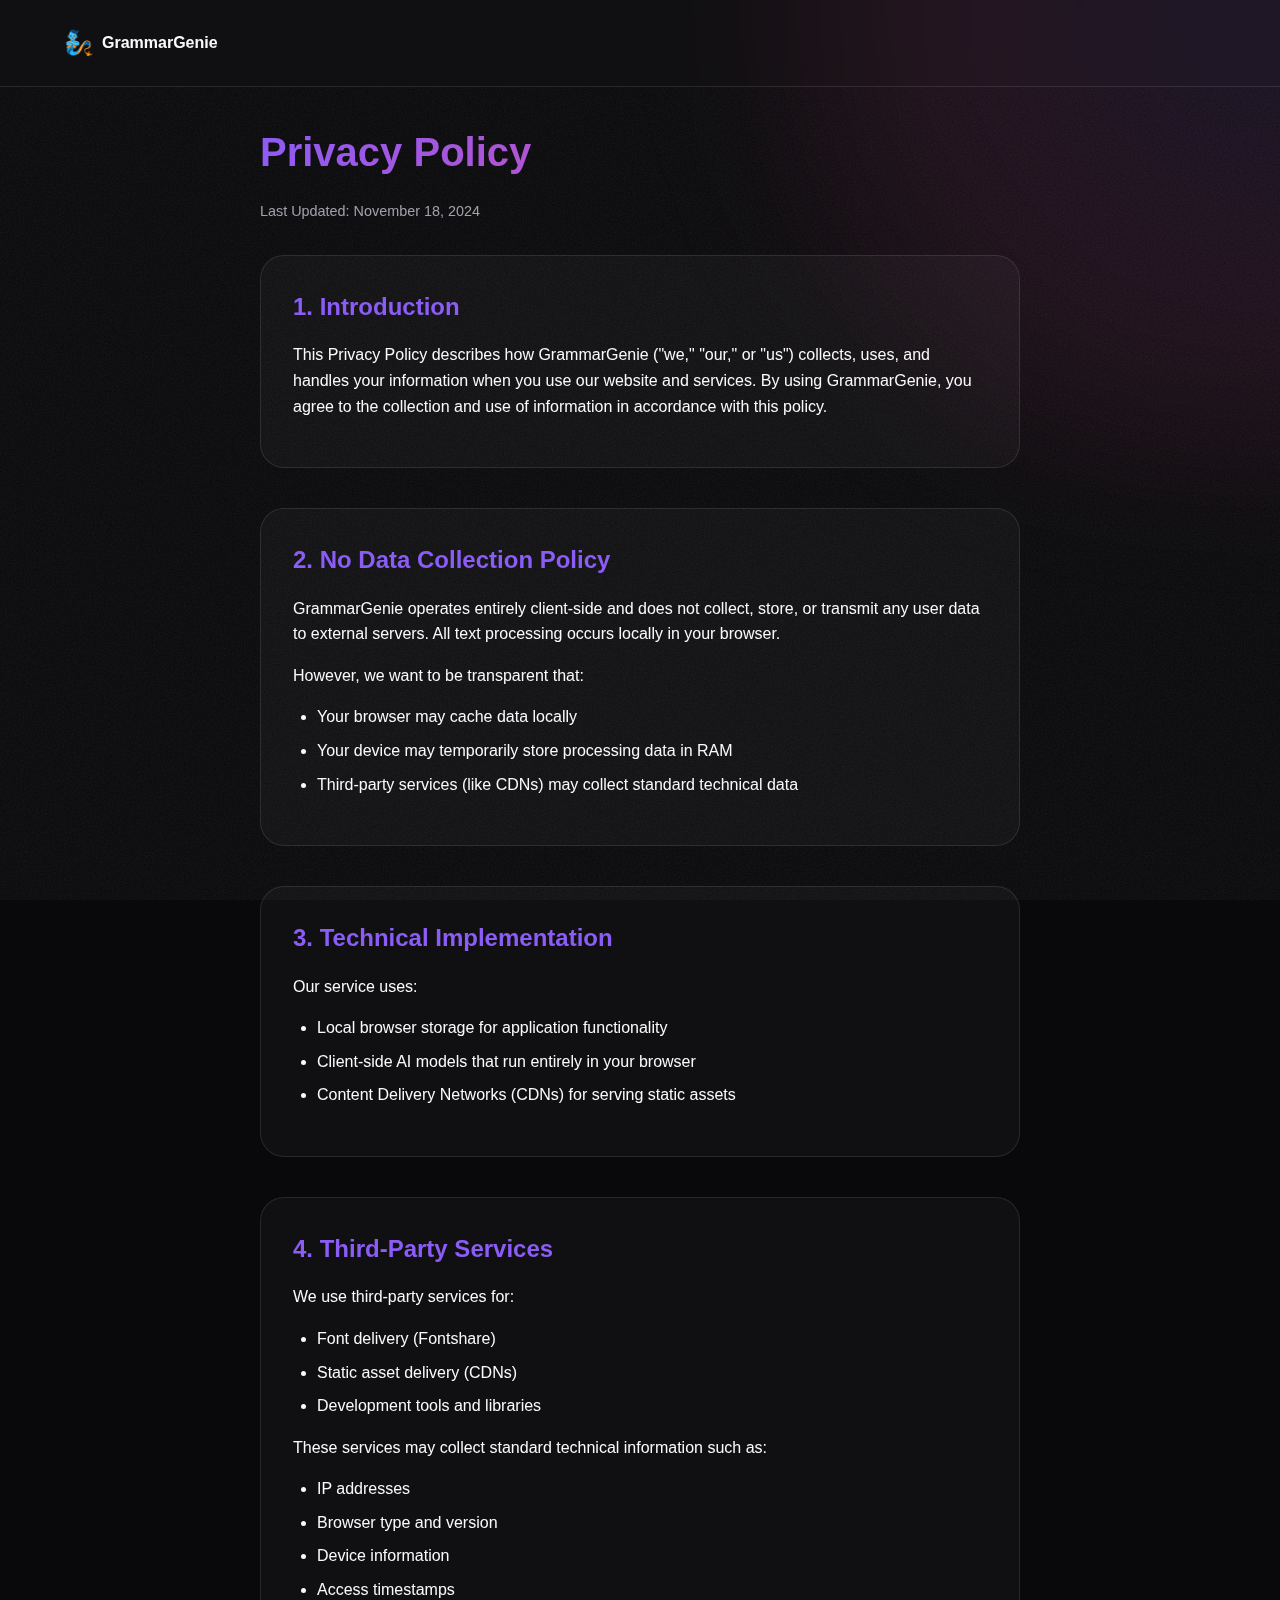
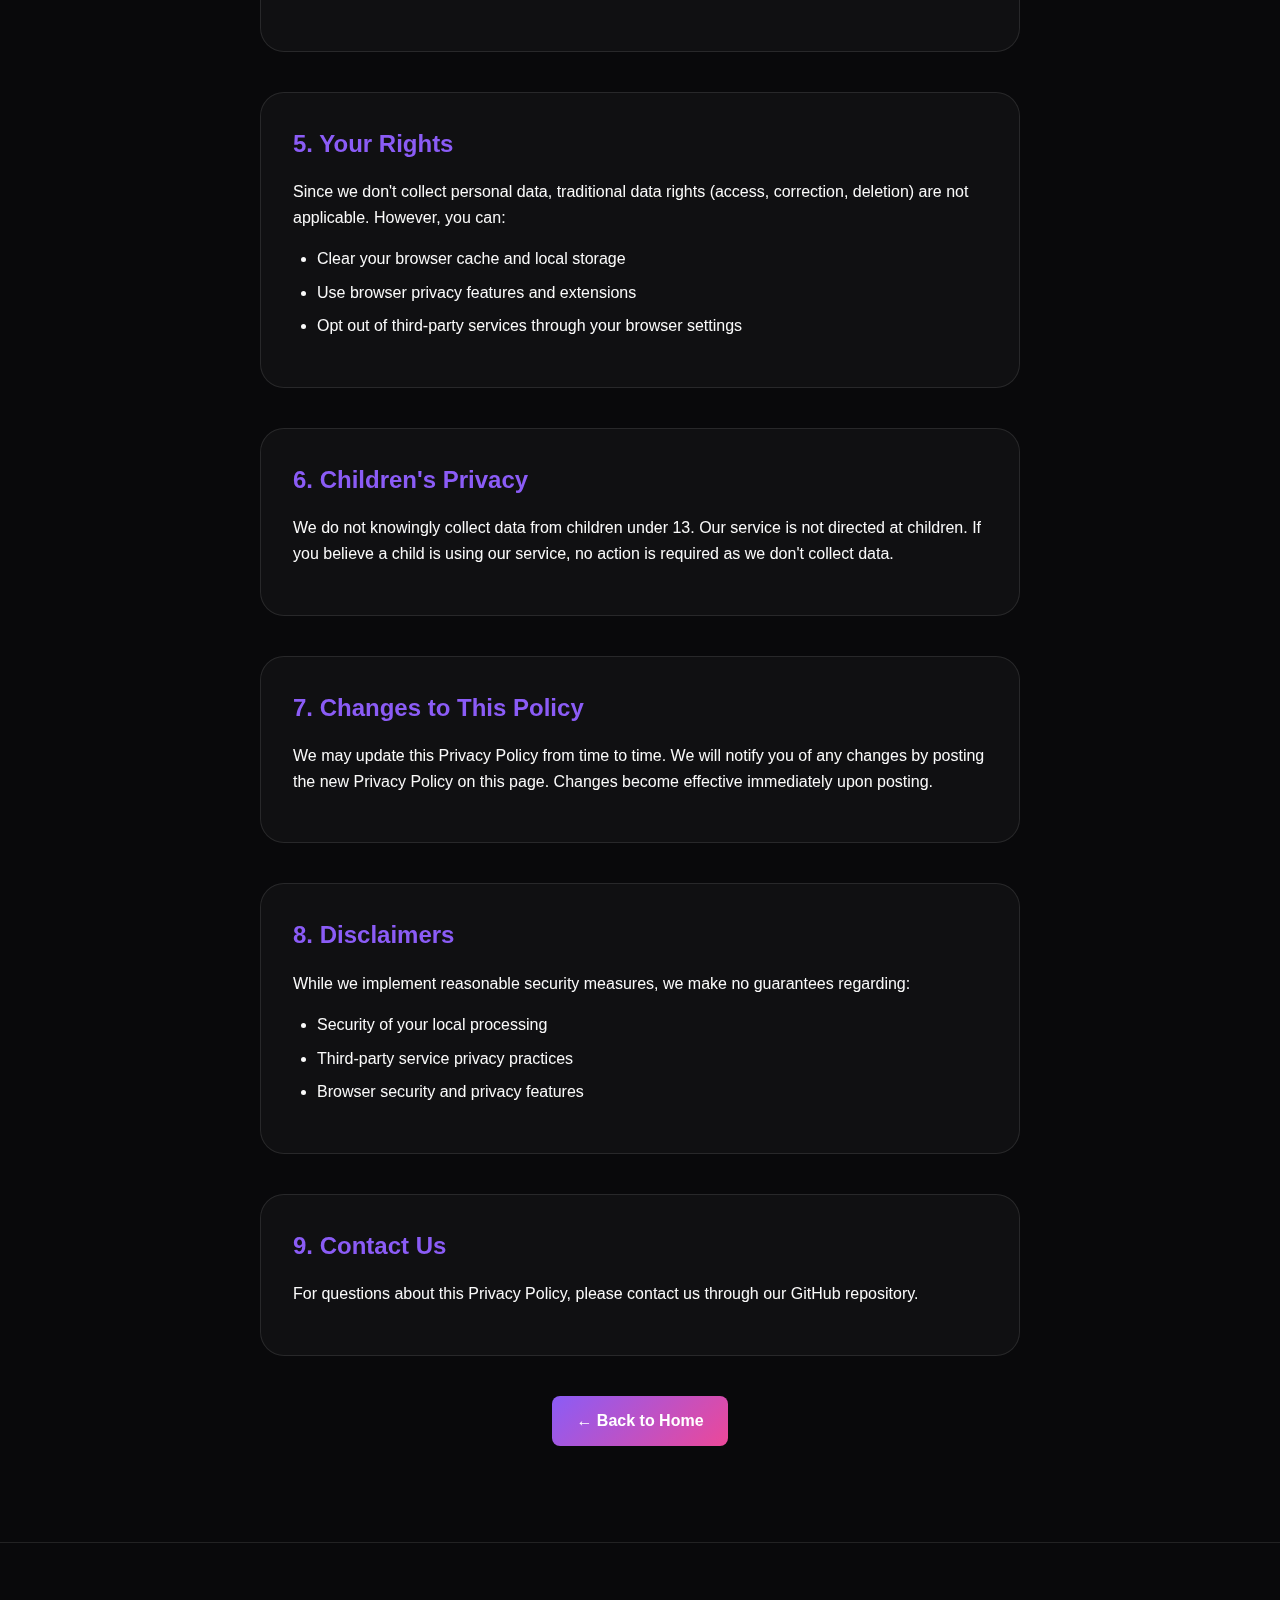
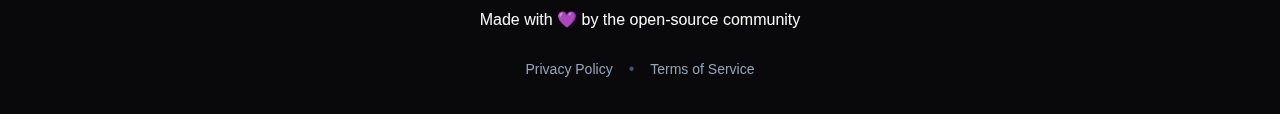
<file: privacy.html>
<!DOCTYPE html>
<html lang="en">
   <head>
      <meta charset="UTF-8">
      <meta name="viewport" content="width=device-width, initial-scale=1.0">
      <title>Privacy Policy | GrammarGenie</title>
      <link href="https://api.fontshare.com/v2/css?f[]=clash-display@400,600,700&f[]=satoshi@400,500,700&display=swap" rel="stylesheet">
      <link rel="stylesheet" href="styles.css">
      <link rel="stylesheet" href="legal.css">
   </head>
   <body>
      <div class="noise"></div>
      <div class="gradient-blob"></div>
      <nav class="nav-container">
         <div class="nav-content">
            <div class="nav-logo">
               <a href="/" class="logo-link">
               <span class="logo-emoji">🧞</span>
               <span class="logo-text">GrammarGenie</span>
               </a>
            </div>
         </div>
      </nav>
      <main class="legal-container">
         <h1>Privacy Policy</h1>
         <p class="last-updated">Last Updated: November 18, 2024</p>
         <section class="legal-section">
            <h2>1. Introduction</h2>
            <p>This Privacy Policy describes how GrammarGenie ("we," "our," or "us") collects, uses, and handles your information when you use our website and services. By using GrammarGenie, you agree to the collection and use of information in accordance with this policy.</p>
         </section>
         <section class="legal-section">
            <h2>2. No Data Collection Policy</h2>
            <p>GrammarGenie operates entirely client-side and does not collect, store, or transmit any user data to external servers. All text processing occurs locally in your browser.</p>
            <p>However, we want to be transparent that:</p>
            <ul>
               <li>Your browser may cache data locally</li>
               <li>Your device may temporarily store processing data in RAM</li>
               <li>Third-party services (like CDNs) may collect standard technical data</li>
            </ul>
         </section>
         <section class="legal-section">
            <h2>3. Technical Implementation</h2>
            <p>Our service uses:</p>
            <ul>
               <li>Local browser storage for application functionality</li>
               <li>Client-side AI models that run entirely in your browser</li>
               <li>Content Delivery Networks (CDNs) for serving static assets</li>
            </ul>
         </section>
         <section class="legal-section">
            <h2>4. Third-Party Services</h2>
            <p>We use third-party services for:</p>
            <ul>
               <li>Font delivery (Fontshare)</li>
               <li>Static asset delivery (CDNs)</li>
               <li>Development tools and libraries</li>
            </ul>
            <p>These services may collect standard technical information such as:</p>
            <ul>
               <li>IP addresses</li>
               <li>Browser type and version</li>
               <li>Device information</li>
               <li>Access timestamps</li>
            </ul>
         </section>
         <section class="legal-section">
            <h2>5. Your Rights</h2>
            <p>Since we don't collect personal data, traditional data rights (access, correction, deletion) are not applicable. However, you can:</p>
            <ul>
               <li>Clear your browser cache and local storage</li>
               <li>Use browser privacy features and extensions</li>
               <li>Opt out of third-party services through your browser settings</li>
            </ul>
         </section>
         <section class="legal-section">
            <h2>6. Children's Privacy</h2>
            <p>We do not knowingly collect data from children under 13. Our service is not directed at children. If you believe a child is using our service, no action is required as we don't collect data.</p>
         </section>
         <section class="legal-section">
            <h2>7. Changes to This Policy</h2>
            <p>We may update this Privacy Policy from time to time. We will notify you of any changes by posting the new Privacy Policy on this page. Changes become effective immediately upon posting.</p>
         </section>
         <section class="legal-section">
            <h2>8. Disclaimers</h2>
            <p>While we implement reasonable security measures, we make no guarantees regarding:</p>
            <ul>
               <li>Security of your local processing</li>
               <li>Third-party service privacy practices</li>
               <li>Browser security and privacy features</li>
            </ul>
         </section>
         <section class="legal-section">
            <h2>9. Contact Us</h2>
            <p>For questions about this Privacy Policy, please contact us through our GitHub repository.</p>
         </section>
         <!-- Home Button -->
         <div class="home-button-container">
            <a href="/" class="home-button">← Back to Home</a>
         </div>
      </main>
      <footer class="footer">
         <div class="footer-content">
            <p>Made with 💜 by the open-source community</p>
            <div class="footer-links">
               <a href="./privacy.html" class="footer-link">Privacy Policy</a>
               <span class="footer-separator">•</span>
               <a href="./terms.html" class="footer-link">Terms of Service</a>
            </div>
         </div>
      </footer>
   </body>
</html>
</file>
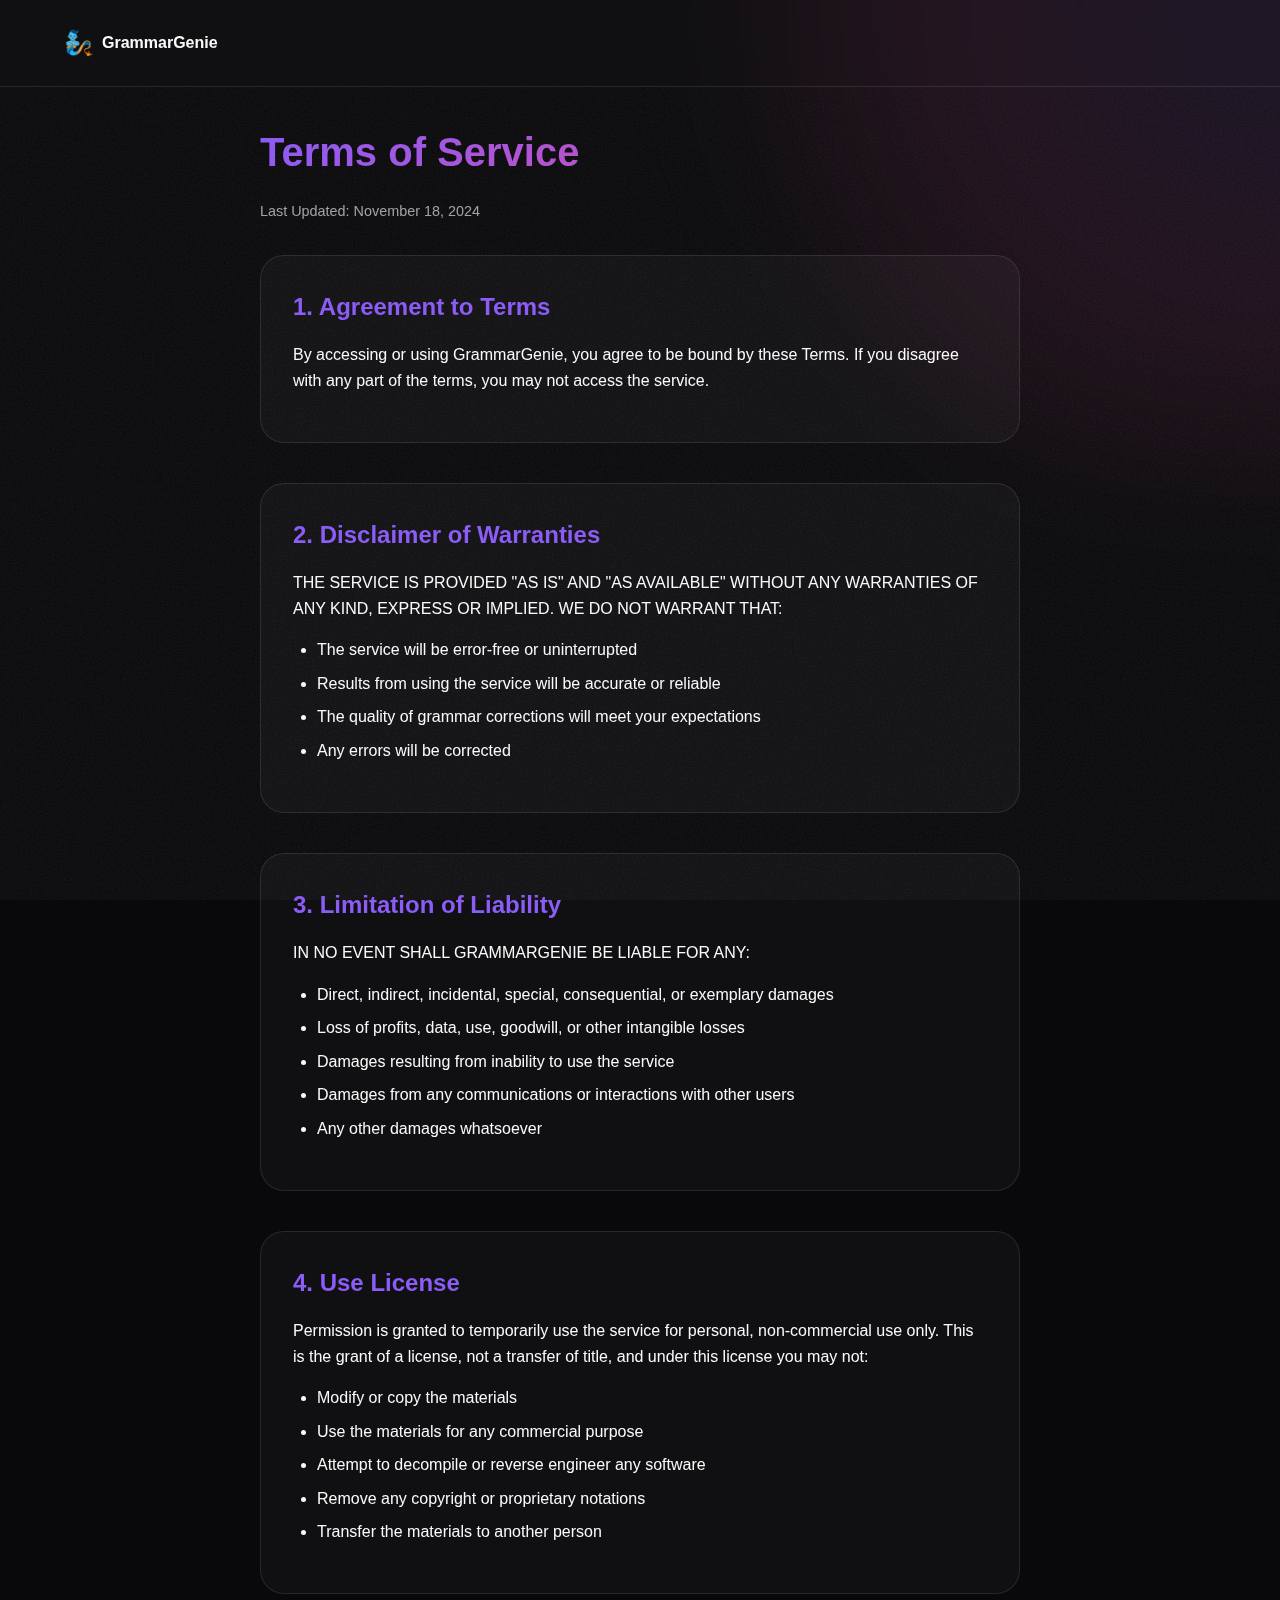
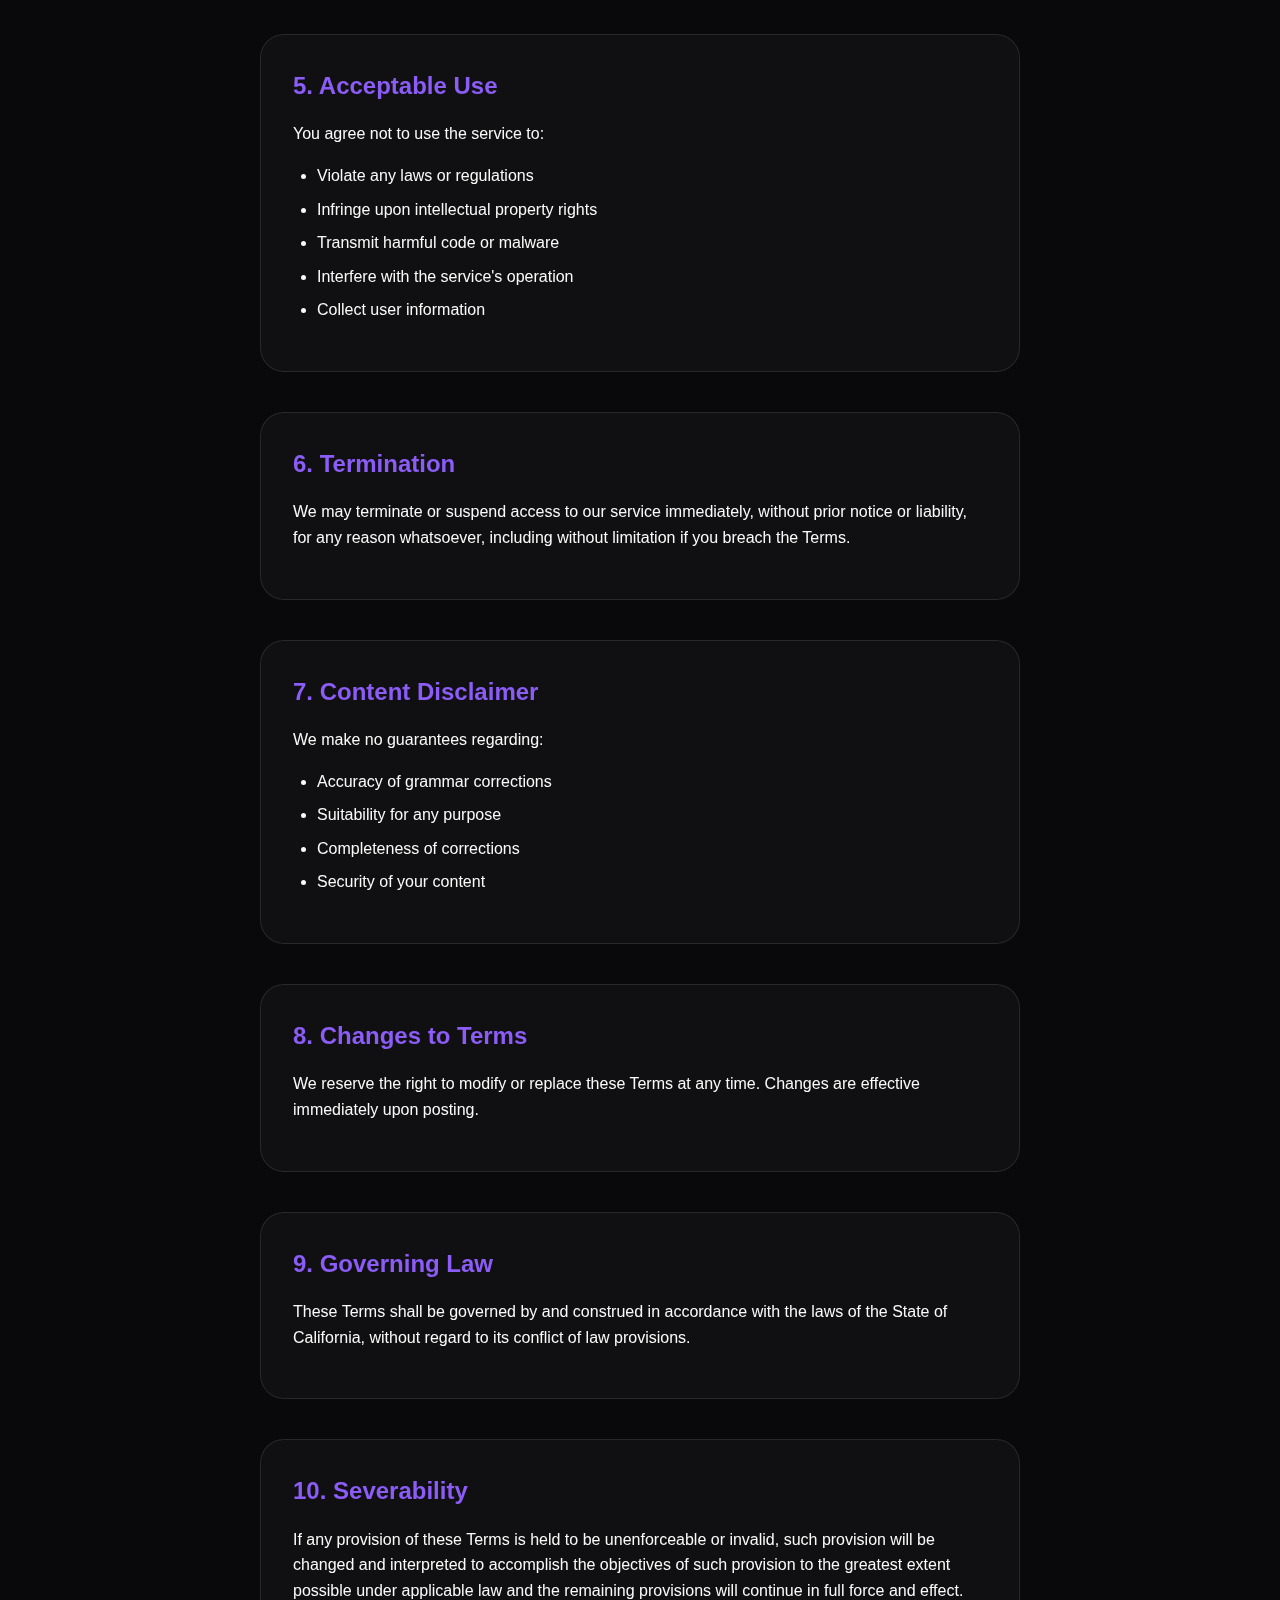
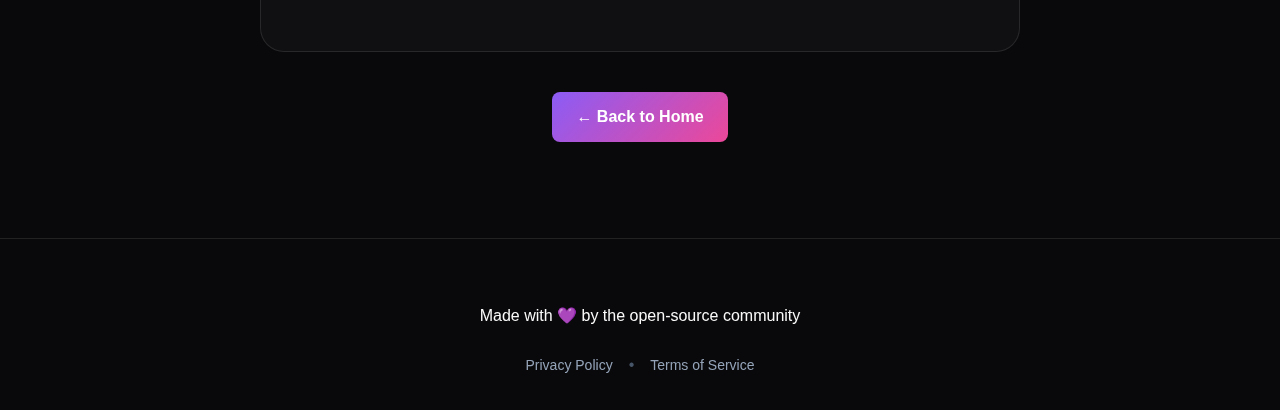
<file: terms.html>
<!DOCTYPE html>
<html lang="en">
   <head>
      <meta charset="UTF-8">
      <meta name="viewport" content="width=device-width, initial-scale=1.0">
      <title>Terms of Service | GrammarGenie</title>
      <link href="https://api.fontshare.com/v2/css?f[]=clash-display@400,600,700&f[]=satoshi@400,500,700&display=swap" rel="stylesheet">
      <link rel="stylesheet" href="styles.css">
      <link rel="stylesheet" href="legal.css">
   </head>
   <body>
      <div class="noise"></div>
      <div class="gradient-blob"></div>
      <nav class="nav-container">
         <div class="nav-content">
            <div class="nav-logo">
               <a href="/" class="logo-link">
               <span class="logo-emoji">🧞</span>
               <span class="logo-text">GrammarGenie</span>
               </a>
            </div>
         </div>
      </nav>
      <main class="legal-container">
         <h1>Terms of Service</h1>
         <p class="last-updated">Last Updated: November 18, 2024</p>
         <section class="legal-section">
            <h2>1. Agreement to Terms</h2>
            <p>By accessing or using GrammarGenie, you agree to be bound by these Terms. If you disagree with any part of the terms, you may not access the service.</p>
         </section>
         <section class="legal-section">
            <h2>2. Disclaimer of Warranties</h2>
            <p>THE SERVICE IS PROVIDED "AS IS" AND "AS AVAILABLE" WITHOUT ANY WARRANTIES OF ANY KIND, EXPRESS OR IMPLIED. WE DO NOT WARRANT THAT:</p>
            <ul>
               <li>The service will be error-free or uninterrupted</li>
               <li>Results from using the service will be accurate or reliable</li>
               <li>The quality of grammar corrections will meet your expectations</li>
               <li>Any errors will be corrected</li>
            </ul>
         </section>
         <section class="legal-section">
            <h2>3. Limitation of Liability</h2>
            <p>IN NO EVENT SHALL GRAMMARGENIE BE LIABLE FOR ANY:</p>
            <ul>
               <li>Direct, indirect, incidental, special, consequential, or exemplary damages</li>
               <li>Loss of profits, data, use, goodwill, or other intangible losses</li>
               <li>Damages resulting from inability to use the service</li>
               <li>Damages from any communications or interactions with other users</li>
               <li>Any other damages whatsoever</li>
            </ul>
         </section>
         <section class="legal-section">
            <h2>4. Use License</h2>
            <p>Permission is granted to temporarily use the service for personal, non-commercial use only. This is the grant of a license, not a transfer of title, and under this license you may not:</p>
            <ul>
               <li>Modify or copy the materials</li>
               <li>Use the materials for any commercial purpose</li>
               <li>Attempt to decompile or reverse engineer any software</li>
               <li>Remove any copyright or proprietary notations</li>
               <li>Transfer the materials to another person</li>
            </ul>
         </section>
         <section class="legal-section">
            <h2>5. Acceptable Use</h2>
            <p>You agree not to use the service to:</p>
            <ul>
               <li>Violate any laws or regulations</li>
               <li>Infringe upon intellectual property rights</li>
               <li>Transmit harmful code or malware</li>
               <li>Interfere with the service's operation</li>
               <li>Collect user information</li>
            </ul>
         </section>
         <section class="legal-section">
            <h2>6. Termination</h2>
            <p>We may terminate or suspend access to our service immediately, without prior notice or liability, for any reason whatsoever, including without limitation if you breach the Terms.</p>
         </section>
         <section class="legal-section">
            <h2>7. Content Disclaimer</h2>
            <p>We make no guarantees regarding:</p>
            <ul>
               <li>Accuracy of grammar corrections</li>
               <li>Suitability for any purpose</li>
               <li>Completeness of corrections</li>
               <li>Security of your content</li>
            </ul>
         </section>
         <section class="legal-section">
            <h2>8. Changes to Terms</h2>
            <p>We reserve the right to modify or replace these Terms at any time. Changes are effective immediately upon posting.</p>
         </section>
         <section class="legal-section">
            <h2>9. Governing Law</h2>
            <p>These Terms shall be governed by and construed in accordance with the laws of the State of California, without regard to its conflict of law provisions.</p>
         </section>
         <section class="legal-section">
            <h2>10. Severability</h2>
            <p>If any provision of these Terms is held to be unenforceable or invalid, such provision will be changed and interpreted to accomplish the objectives of such provision to the greatest extent possible under applicable law and the remaining provisions will continue in full force and effect.</p>
         </section>
         <!-- Home Button -->
         <div class="home-button-container">
            <a href="/" class="home-button">← Back to Home</a>
         </div>
      </main>
      <footer class="footer">
         <div class="footer-content">
            <p>Made with 💜 by the open-source community</p>
            <div class="footer-links">
               <a href="./privacy.html" class="footer-link">Privacy Policy</a>
               <span class="footer-separator">•</span>
               <a href="./terms.html" class="footer-link">Terms of Service</a>
            </div>
         </div>
      </footer>
   </body>
</html>
</file>
<file: styles.css>
/* Core Variables */
:root {
    /* Colors */
    --primary: #8b5cf6;
    --primary-dark: #7c3aed;
    --secondary: #ec4899;
    --bg-dark: #09090b;
    --bg-card: rgba(255, 255, 255, 0.03);
    --text: #fafafa;
    --text-secondary: #a1a1aa;
  
    /* Fonts */
    --font-display: "Clash Display", sans-serif;
    --font-body: "Satoshi", sans-serif;
  
    /* Effects */
    --glow: 0 0 20px rgba(139, 92, 246, 0.3);
    --card-border: 1px solid rgba(255, 255, 255, 0.1);
    --card-radius: 24px;
  }
  
  /* Reset & Base Styles */
  * {
    margin: 0;
    padding: 0;
    box-sizing: border-box;
  }
  
  body {
    background-color: var(--bg-dark);
    color: var(--text);
    font-family: var(--font-body);
    line-height: 1.6;
    overflow-x: hidden;
  }
  
  /* Preload Animation */
  .preload * {
    transition: none !important;
  }
  
  /* Ambient Background */
  .noise {
    position: fixed;
    top: 0;
    left: 0;
    width: 100%;
    height: 100%;
    background: url("noise.svg");
    opacity: 0.4;
    z-index: -2;
    pointer-events: none;
  }
  
  .gradient-blob {
    position: fixed;
    top: -50%;
    right: -50%;
    width: 100%;
    height: 100%;
    background: radial-gradient(
      circle,
      rgba(139, 92, 246, 0.1) 0%,
      rgba(236, 72, 153, 0.1) 50%,
      transparent 70%
    );
    filter: blur(80px);
    z-index: -1;
    animation: blob-float 20s ease-in-out infinite alternate;
  }
  
  @keyframes blob-float {
    0% {
      transform: translate(0, 0) rotate(0deg);
    }
    100% {
      transform: translate(-10%, 10%) rotate(360deg);
    }
  }
  
  /* Typography */
  .gradient-text {
    background: linear-gradient(135deg, var(--primary), var(--secondary));
    -webkit-background-clip: text;
    background-clip: text;
    color: transparent;
    position: relative;
    display: inline-block;
  }
  
  /* Navigation */
  .nav-container {
    position: fixed;
    top: 0;
    left: 0;
    right: 0;
    z-index: 100;
    backdrop-filter: blur(12px);
    -webkit-backdrop-filter: blur(12px);
    border-bottom: var(--card-border);
  }
  
  .nav-content {
    max-width: 1200px;
    margin: 0 auto;
    padding: 1.5rem;
    display: flex;
    justify-content: space-between;
    align-items: center;
  }
  
  .nav-logo {
    display: flex;
    align-items: center;
    gap: 0.5rem;
    font-family: var(--font-display);
    font-weight: 600;
  }
  
  .logo-emoji {
    font-size: 1.5rem;
  }
  
  .nav-links {
    display: flex;
    gap: 2rem;
  }
  
  .nav-link {
    color: var(--text);
    text-decoration: none;
    display: flex;
    align-items: center;
    gap: 0.5rem;
    transition: color 0.3s ease;
  }
  
  .nav-link:hover {
    color: var(--primary);
  }
  
  /* Main Content */
  .main-container {
    max-width: 1200px;
    margin: 0 auto;
    padding: 8rem 1.5rem 4rem;
  }
  
  .hero-section {
    text-align: center;
    margin-bottom: 4rem;
  }
  
  .hero-title {
    font-family: var(--font-display);
    font-size: clamp(2.5rem, 8vw, 4.5rem);
    font-weight: 700;
    line-height: 1.1;
    margin-bottom: 1.5rem;
  }
  
  .hero-subtitle {
    color: var(--text-secondary);
    font-size: 1.25rem;
    max-width: 600px;
    margin: 0 auto;
  }
  
  /* Editor Card */
  .editor-card {
    background: var(--bg-card);
    border: var(--card-border);
    border-radius: var(--card-radius);
    backdrop-filter: blur(12px);
    -webkit-backdrop-filter: blur(12px);
    overflow: hidden;
    transition: transform 0.3s ease, box-shadow 0.3s ease;
  }
  
  .editor-card:hover {
    transform: translateY(-2px);
    box-shadow: var(--glow);
  }
  
  .editor-header {
    padding: 1rem;
    display: flex;
    justify-content: space-between;
    align-items: center;
    border-bottom: var(--card-border);
  }
  
  .window-controls {
    display: flex;
    gap: 0.5rem;
  }
  
  .window-controls span {
    width: 12px;
    height: 12px;
    border-radius: 50%;
    background: rgba(255, 255, 255, 0.1);
  }
  
  .editor-actions {
    display: flex;
    gap: 1rem;
  }
  
  .action-btn {
    background: none;
    border: none;
    color: var(--text-secondary);
    display: flex;
    align-items: center;
    gap: 0.5rem;
    cursor: pointer;
    transition: color 0.3s ease;
  }
  
  .action-btn:hover {
    color: var(--text);
  }
  
  .editor-main {
    padding: 2rem;
  }
  
  .editor-wrapper {
    position: relative;
    min-height: 300px;
    margin-bottom: 1.5rem;
  }
  
  #textInput {
    width: 100%;
    height: 100%;
    min-height: 300px;
    background: transparent;
    border: none;
    color: var(--text);
    font-family: var(--font-body);
    font-size: 1rem;
    line-height: 1.6;
    resize: none;
    padding: 1rem;
  }
  
  #textInput:focus {
    outline: none;
  }
  
  .highlights {
    position: absolute;
    top: 0;
    left: 0;
    pointer-events: none;
    width: 100%;
    height: 100%;
  }
  
  .check-btn {
    width: 100%;
    padding: 1rem;
    background: linear-gradient(135deg, var(--primary), var(--primary-dark));
    border: none;
    border-radius: 12px;
    color: white;
    font-family: var(--font-display);
    font-weight: 600;
    cursor: pointer;
    display: flex;
    align-items: center;
    justify-content: center;
    gap: 0.5rem;
    transition: transform 0.3s ease, box-shadow 0.3s ease;
  }
  
  .check-btn:hover {
    transform: translateY(-2px);
    box-shadow: var(--glow);
  }
  
  #loading-spinner {
    display: none;
    color: #e67e22;
    margin-top: 1rem;
    font-weight: bold;
  }
  
  /* Output Container */
  .output-container {
    display: none;
    background-color: rgba(0, 0, 0, 0.8);
    border: 1px solid rgba(255, 255, 255, 0.1);
    padding: 1.5rem;
    border-radius: 8px;
    margin-top: 1.5rem;
    font-size: 1rem;
    line-height: 1.5;
    white-space: pre-wrap;
    color: #f9fafb;
  }
  
  /* Features Grid */
  .features-grid {
    display: grid;
    grid-template-columns: repeat(auto-fit, minmax(250px, 1fr));
    gap: 2rem;
    margin-top: 4rem;
  }
  
  .feature-card {
    background: var(--bg-card);
    border: var(--card-border);
    border-radius: var(--card-radius);
    padding: 2rem;
    text-align: center;
    transition: transform 0.3s ease;
  }
  
  .feature-card:hover {
    transform: translateY(-5px);
  }
  
  .feature-card i {
    font-size: 2rem;
    color: var(--primary);
    margin-bottom: 1rem;
  }
  
  .feature-card h3 {
    font-family: var(--font-display);
    margin-bottom: 0.5rem;
  }
  
  .feature-card p {
    color: var(--text-secondary);
  }
  
  /* Floating Elements */
  .floating-elements {
    position: fixed;
    top: 0;
    left: 0;
    width: 100%;
    height: 100%;
    pointer-events: none;
    z-index: -1;
  }
  
  .float-element {
    position: absolute;
    font-size: 2rem;
    animation: float 20s linear infinite;
    opacity: 0.2;
  }
  
  @keyframes float {
    0% {
      transform: translate(0, 0);
    }
    100% {
      transform: translate(var(--translate-x, 100px), var(--translate-y, 100px));
    }
  }
  
  /* Footer */
  .footer {
    padding: 4rem 0 2rem; /* Increased top padding to 4rem */
    text-align: center;
    border-top: 1px solid rgba(255, 255, 255, 0.1);
    margin-top: 6rem; /* Added margin-top for extra spacing */
  }
  
  .footer-content {
    display: flex;
    flex-direction: column;
    align-items: center;
    gap: 1rem;
  }
  
  .footer-links {
    display: flex;
    align-items: center;
    gap: 1rem;
    margin-top: 0.5rem;
  }
  
  .footer-link {
    color: #94a3b8;
    text-decoration: none;
    font-size: 0.875rem;
    transition: color 0.3s ease;
  }
  
  .footer-link:hover {
    color: #f8fafc;
  }
  
  .footer-separator {
    color: #475569;
  }
  
  .social-links {
    display: flex;
    gap: 1.5rem;
    margin-top: 1rem;
  }
  
  .social-link {
    color: #94a3b8;
    font-size: 1.5rem;
    transition: color 0.3s ease;
  }
  
  .social-link:hover {
    color: #f8fafc;
  }
  
  /* Responsive Design */
  @media (max-width: 768px) {
    .nav-links {
      display: none;
    }
  
    .hero-title {
      font-size: 2.5rem;
    }
  
    .editor-card {
      margin: 0 -1rem;
      border-radius: 0;
    }
  }
  
  /* Accessibility */
  @media (prefers-reduced-motion: reduce) {
    * {
      animation: none !important;
      transition: none !important;
    }
  }
  
  .model-loading-popup {
    display: none;
    position: fixed;
    top: 0;
    left: 0;
    width: 100%;
    height: 100%;
    background: rgba(9, 9, 11, 0.95);
    backdrop-filter: blur(20px);
    z-index: 1000;
    animation: fadeIn 0.3s ease;
  }
  
  .loading-content {
    position: absolute;
    top: 50%;
    left: 50%;
    transform: translate(-50%, -50%);
    background: rgba(255, 255, 255, 0.03);
    padding: clamp(1.5rem, 5vw, 2.5rem);
    border-radius: clamp(16px, 3vw, 24px);
    border: 1px solid rgba(255, 255, 255, 0.1);
    text-align: center;
    width: min(90%, 480px);
    box-shadow: 0 20px 40px rgba(0, 0, 0, 0.2);
  }
  
  .loading-visual {
    height: clamp(80px, 15vw, 120px);
    position: relative;
    margin-bottom: clamp(1rem, 3vw, 2rem);
  }
  
  .neural-network {
    position: relative;
    width: 100%;
    height: 100%;
  }
  
  .node {
    position: absolute;
    width: clamp(12px, 2vw, 16px);
    height: clamp(12px, 2vw, 16px);
    background: var(--primary);
    border-radius: 50%;
    animation: pulse 2s infinite;
  }
  
  .node:nth-child(1) {
    top: 20%;
    left: 30%;
    animation-delay: 0s;
  }
  .node:nth-child(2) {
    top: 50%;
    left: 50%;
    animation-delay: 0.3s;
  }
  .node:nth-child(3) {
    top: 80%;
    left: 70%;
    animation-delay: 0.6s;
  }
  
  .connection {
    position: absolute;
    height: 2px;
    background: linear-gradient(90deg, var(--primary), var(--secondary));
    animation: flow 2s infinite;
  }
  
  .connection:nth-child(4) {
    width: 30%;
    top: 30%;
    left: 35%;
    transform: rotate(30deg);
  }
  
  .connection:nth-child(5) {
    width: 30%;
    top: 60%;
    left: 55%;
    transform: rotate(-30deg);
  }
  
  .loading-content h2 {
    font-family: var(--font-display);
    font-size: clamp(1.2rem, 4vw, 1.8rem);
    margin-bottom: clamp(1rem, 3vw, 1.5rem);
    background: linear-gradient(135deg, var(--primary), var(--secondary));
    -webkit-background-clip: text;
    background-clip: text;
    color: transparent;
  }
  
  .progress-bar {
    height: 4px;
    background: rgba(255, 255, 255, 0.1);
    border-radius: 2px;
    margin: clamp(1rem, 3vw, 1.5rem) 0;
    overflow: hidden;
  }
  
  .progress-fill {
    height: 100%;
    background: linear-gradient(90deg, var(--primary), var(--secondary));
    width: 0%;
    animation: progress 3s ease-in-out infinite;
  }
  
  .status-text {
    color: var(--text-secondary);
    font-size: clamp(0.8rem, 2vw, 0.9rem);
    margin-bottom: clamp(1.5rem, 4vw, 2rem);
  }
  
  .info-cards {
    display: grid;
    grid-template-columns: repeat(auto-fit, minmax(min(100px, 100%), 1fr));
    gap: clamp(0.5rem, 2vw, 1rem);
    margin: clamp(1.5rem, 4vw, 2rem) 0;
  }
  
  .info-card {
    background: rgba(255, 255, 255, 0.03);
    padding: clamp(0.8rem, 2vw, 1rem);
    border-radius: clamp(8px, 2vw, 12px);
    border: 1px solid rgba(255, 255, 255, 0.05);
    transition: transform 0.3s ease;
  }
  
  .info-card:hover {
    transform: translateY(-2px);
  }
  
  .info-card .emoji {
    font-size: clamp(1.2rem, 3vw, 1.5rem);
    margin-bottom: clamp(0.3rem, 1vw, 0.5rem);
    display: block;
  }
  
  .info-card p {
    font-size: clamp(0.7rem, 1.5vw, 0.8rem);
    color: var(--text-secondary);
    margin: 0;
  }
  
  .loading-message {
    margin-top: clamp(1.5rem, 4vw, 2rem);
    padding: clamp(0.8rem, 2vw, 1rem);
    background: rgba(255, 255, 255, 0.03);
    border-radius: clamp(8px, 2vw, 12px);
    display: flex;
    align-items: center;
    gap: clamp(0.5rem, 2vw, 1rem);
    flex-wrap: wrap;
    justify-content: center;
  }
  
  .typing-indicator {
    display: flex;
    gap: 4px;
  }
  
  .typing-indicator span {
    width: 4px;
    height: 4px;
    background: var(--primary);
    border-radius: 50%;
    animation: typing 1s infinite;
  }
  
  .typing-indicator span:nth-child(2) {
    animation-delay: 0.2s;
  }
  .typing-indicator span:nth-child(3) {
    animation-delay: 0.4s;
  }
  
  .message-text {
    color: var(--text-secondary);
    font-size: clamp(0.8rem, 2vw, 0.9rem);
    margin: 0;
  }
  
  @keyframes pulse {
    0% {
      transform: scale(1);
      opacity: 1;
    }
    50% {
      transform: scale(1.2);
      opacity: 0.5;
    }
    100% {
      transform: scale(1);
      opacity: 1;
    }
  }
  
  @keyframes flow {
    0% {
      opacity: 0.3;
    }
    50% {
      opacity: 1;
    }
    100% {
      opacity: 0.3;
    }
  }
  
  @keyframes progress {
    0% {
      width: 0%;
    }
    50% {
      width: 70%;
    }
    100% {
      width: 100%;
    }
  }
  
  @keyframes typing {
    0% {
      transform: translateY(0);
    }
    50% {
      transform: translateY(-4px);
    }
    100% {
      transform: translateY(0);
    }
  }
  
  @keyframes fadeIn {
    from {
      opacity: 0;
    }
    to {
      opacity: 1;
    }
  }
  
  /* Additional responsive adjustments */
  @media (max-width: 360px) {
    .loading-content {
      padding: 1rem;
    }
  
    .info-cards {
      grid-template-columns: 1fr;
    }
  
    .loading-message {
      flex-direction: column;
      text-align: center;
    }
  }
  
  @media (min-width: 1200px) {
    .loading-content {
      max-width: 600px;
    }
  }
</file>
<file: legal.css>
/* ==============================
General Container Styles
============================== */
.legal-container {
    max-width: 800px;
    margin: 120px auto 60px;
    padding: 0 20px;
    }
    @media (max-width: 768px) {
    .legal-container {
    margin-top: 100px;
    }
    }
    /* ==============================
    Heading Styles
    ============================== */
    .legal-container h1 {
    font-family: var(--font-display);
    font-size: 2.5rem;
    margin-bottom: 1rem;
    background: linear-gradient(135deg, var(--primary), var(--secondary));
    -webkit-background-clip: text;
    background-clip: text;
    color: transparent;
    }
    @media (max-width: 768px) {
    .legal-container h1 {
    font-size: 2rem;
    }
    }
    .legal-section h2 {
    font-family: var(--font-display);
    font-size: 1.5rem;
    margin-bottom: 1rem;
    color: var(--primary);
    }
    @media (max-width: 768px) {
    .legal-section h2 {
    font-size: 1.25rem;
    }
    }
    /* ==============================
    Last Updated Text
    ============================== */
    .last-updated {
    color: var(--text-secondary);
    font-size: 0.9rem;
    margin-bottom: 2rem;
    }
    /* ==============================
    Section Styles
    ============================== */
    .legal-section {
    margin-bottom: 2.5rem;
    background: var(--bg-card);
    border: var(--card-border);
    border-radius: var(--card-radius);
    padding: 2rem;
    }
    @media (max-width: 768px) {
    .legal-section {
    padding: 1.5rem;
    }
    }
    /* ==============================
    Text & List Styles
    ============================== */
    .legal-section p {
    margin-bottom: 1rem;
    line-height: 1.6;
    }
    .legal-section ul {
    list-style-type: disc;
    margin-left: 1.5rem;
    margin-bottom: 1rem;
    }
    .legal-section li {
    margin-bottom: 0.5rem;
    line-height: 1.6;
    }
    /* ==============================
    Logo Link Styles
    ============================== */
    .logo-link {
    text-decoration: none;
    color: var(--text);
    display: flex;
    align-items: center;
    gap: 0.5rem;
    }
    /* ==============================
    Home Button Styles
    ============================== */
    .home-button-container {
    text-align: center;
    margin-top: 2.5rem;
    }
    .home-button {
    display: inline-block;
    padding: 0.75rem 1.5rem;
    background: linear-gradient(135deg, var(--primary), var(--secondary));
    color: white;
    font-family: var(--font-display);
    font-weight: 600;
    border-radius: 8px;
    text-decoration: none;
    transition: transform 0.3s ease, box-shadow 0.3s ease;
    }
    .home-button:hover {
    transform: translateY(-2px);
    box-shadow: var(--glow);
    }
</file>
